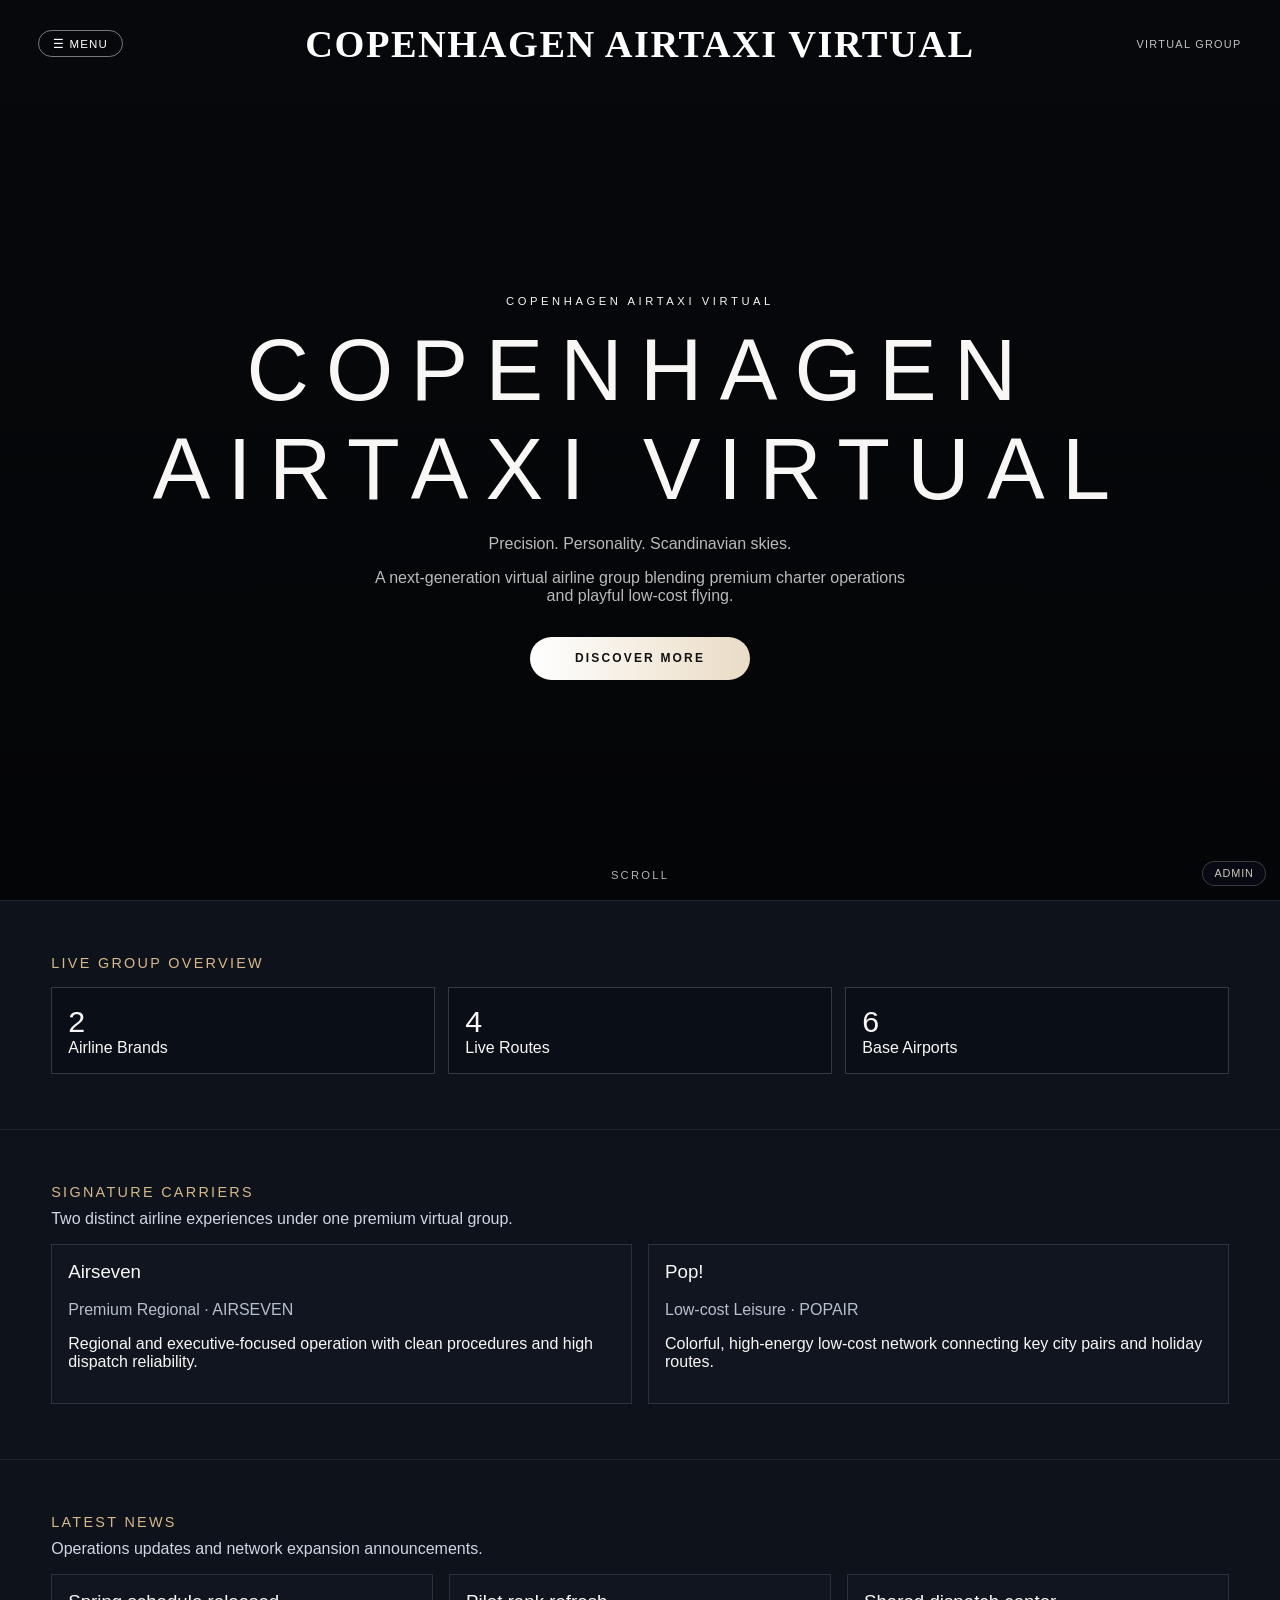
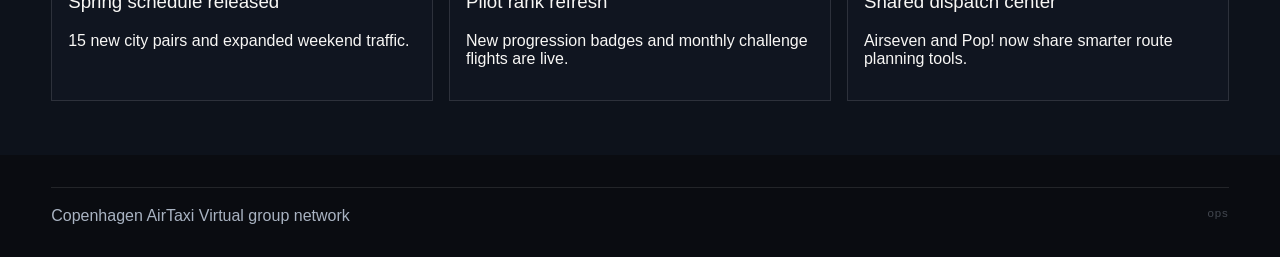
<file: index.html>
<!doctype html>
<html lang="en">
<head>
  <meta charset="UTF-8" />
  <meta name="viewport" content="width=device-width,initial-scale=1" />
  <title>Copenhagen AirTaxi Virtual</title>
  <link rel="stylesheet" href="styles.css" />
</head>
<body data-page="home">
  <header class="top-nav">
    <div class="nav-shell">
      <div class="nav-left">
        <button class="menu-btn" data-menu-toggle aria-expanded="false">☰ Menu</button>
      </div>
      <h1 class="brand" data-bind="siteName">vCAT</h1>
      <div class="nav-right"><span class="nav-meta">Virtual Group</span></div>
    </div>
  </header>

  <aside id="siteMenu" class="site-menu">
    <a href="index.html">Home</a>
    <a href="airlines.html">Airlines</a>
    <a href="fleet.html">Fleet</a>
    <a href="destinations.html">Destinations</a>
    <a href="routes.html">Routes</a>
    <a href="operations.html">Operations</a>
    <a href="community.html">Community</a>
    
  </aside>

  <section class="hero-home">
    <div class="hero-content">
      <div>
        <p class="eyebrow reveal">Copenhagen AirTaxi Virtual</p>
        <h2 class="hero-title reveal" id="heroTitle"></h2>
        <p class="hero-tag reveal" id="heroSlogan"></p>
        <p class="hero-tag reveal" id="heroIntro"></p>
        <a class="hero-cta reveal" href="airlines.html">Discover More</a>
      </div>
      <div class="scroll-hint">Scroll</div>
    </div>
  </section>

  <section class="lux-section">
    <div class="container">
      <p class="section-title">Live Group Overview</p>
      <div class="stats" id="quickStats"></div>
    </div>
  </section>

  <section class="lux-section">
    <div class="container">
      <p class="section-title">Signature Carriers</p>
      <p class="section-copy">Two distinct airline experiences under one premium virtual group.</p>
      <div class="grid" id="featuredAirlines"></div>
    </div>
  </section>

  <section class="lux-section">
    <div class="container">
      <p class="section-title">Latest News</p>
      <p class="section-copy">Operations updates and network expansion announcements.</p>
      <div class="grid" id="newsGrid"></div>
    </div>
  </section>

  <footer class="container footer">
    Copenhagen AirTaxi Virtual group network
    <a class="admin-discreet" href="admin.html" title="Operations Console">ops</a>
  </footer>
  <a class="admin-mini" href="admin.html" title="Admin">admin</a>

  <script src="app.js"></script>
  <script>window.vcat.renderByPage();</script>
</body>
</html>
</file>
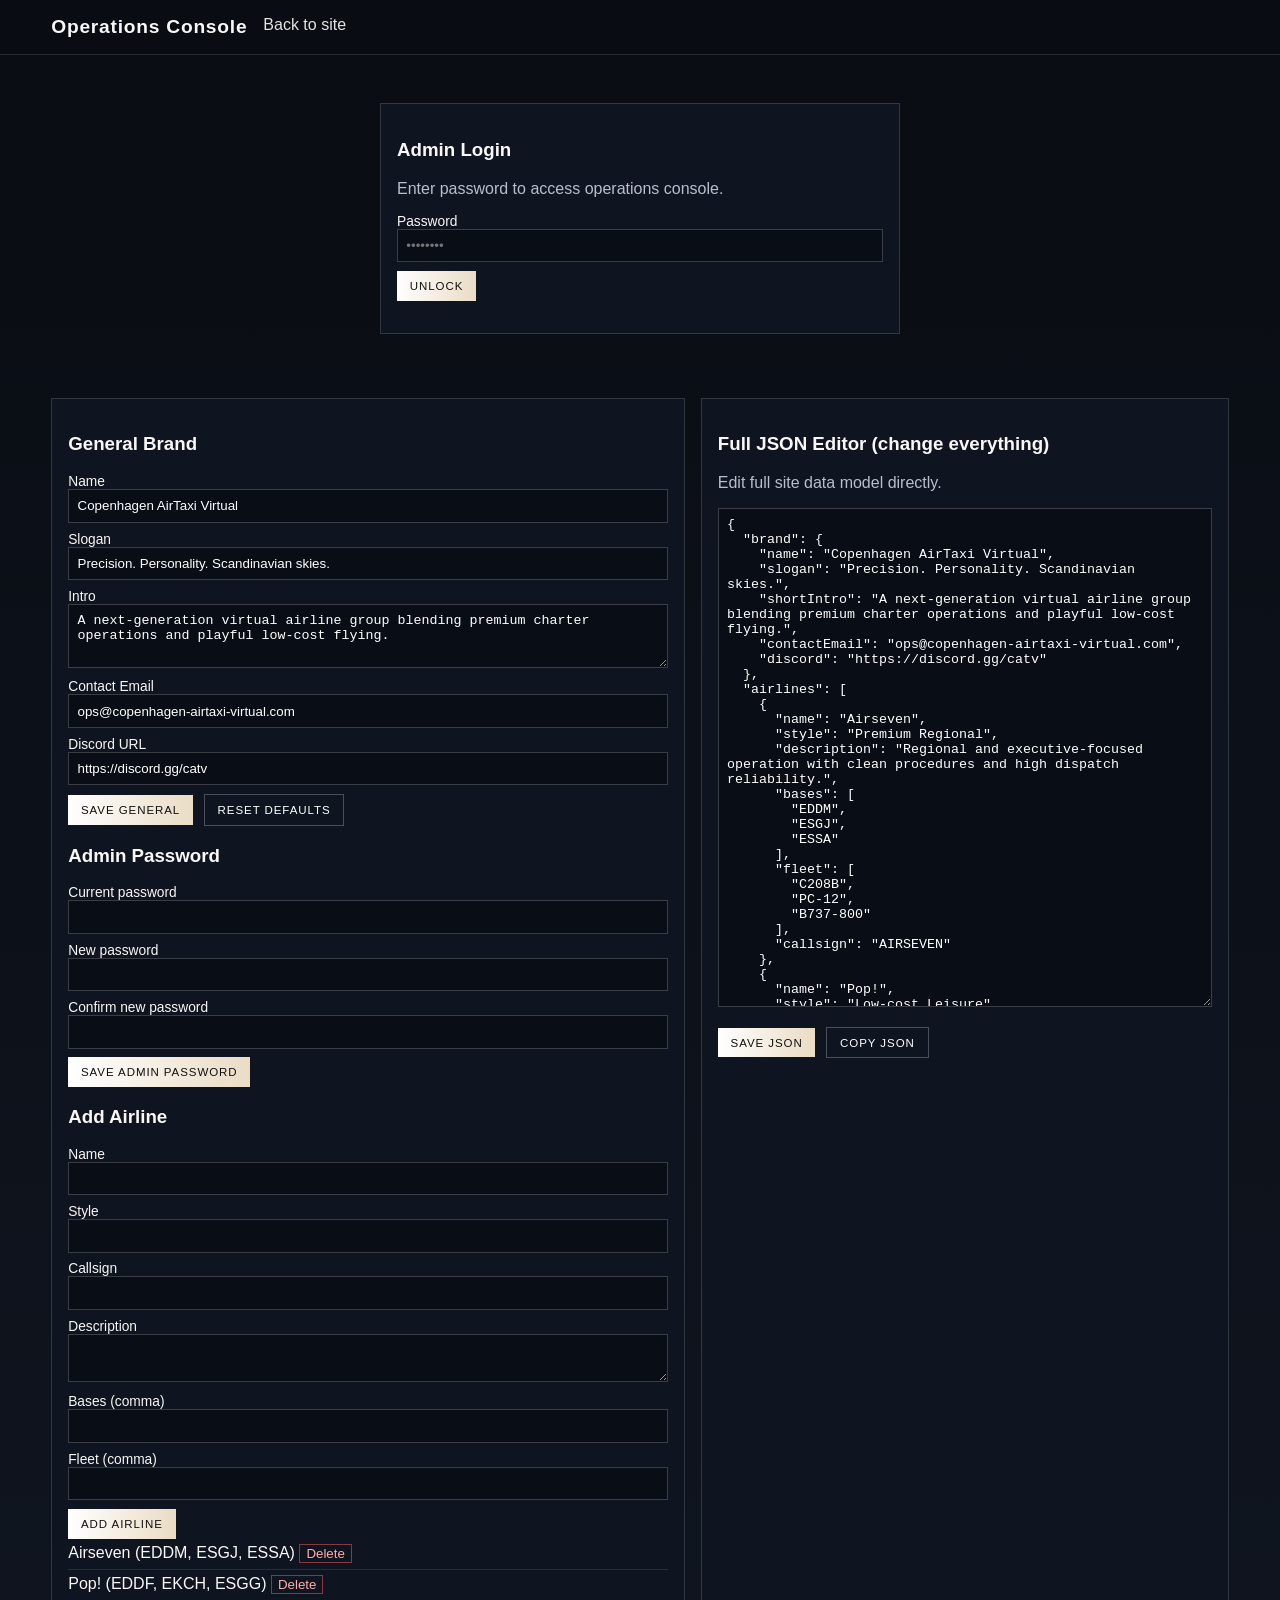
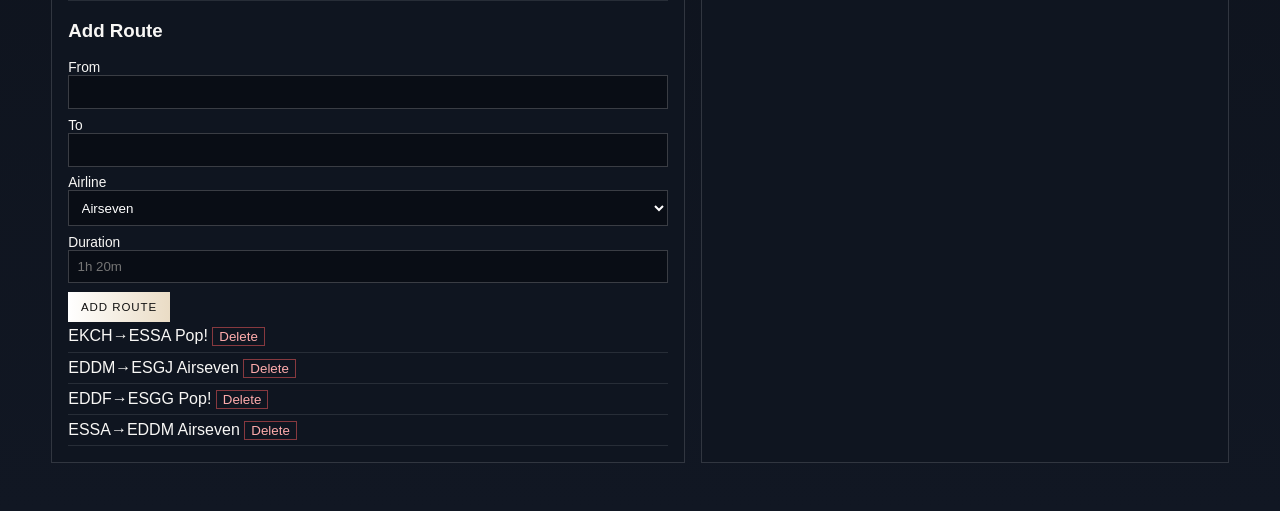
<file: admin.html>
<!doctype html>
<html lang="en">
<head>
  <meta charset="UTF-8" />
  <meta name="viewport" content="width=device-width,initial-scale=1" />
  <title>Operations Console | vCAT</title>
  <link rel="stylesheet" href="styles.css" />
</head>
<body class="page-shell">
  <header class="page-top">
    <div class="container page-top-wrap">
      <h2 class="brand">Operations Console</h2>
      <nav>
        <a class="nav-link" href="index.html">Back to site</a>
      </nav>
    </div>
  </header>

  <main class="container admin-gate" id="adminGate">
    <section class="panel gate-panel reveal show">
      <h3>Admin Login</h3>
      <p class="muted">Enter password to access operations console.</p>
      <label>Password<input id="adminPassword" type="password" placeholder="••••••••" /></label>
      <button class="btn" id="unlockAdmin">Unlock</button>
      <p id="gateStatus" class="muted"></p>
    </section>
  </main>

  <main class="container admin-wrap" id="adminRoot" hidden>
    <section class="panel">
      <h3>General Brand</h3>
      <label>Name<input id="siteNameInput" /></label>
      <label>Slogan<input id="sloganInput" /></label>
      <label>Intro<textarea id="introInput" rows="3"></textarea></label>
      <label>Contact Email<input id="emailInput" /></label>
      <label>Discord URL<input id="discordInput" /></label>
      <button class="btn" id="saveGeneral">Save general</button>
      <button class="btn alt" id="resetData">Reset defaults</button>


      <h3>Admin Password</h3>
      <label>Current password<input id="currentAdminPassword" type="password" /></label>
      <label>New password<input id="newAdminPassword" type="password" /></label>
      <label>Confirm new password<input id="confirmAdminPassword" type="password" /></label>
      <button class="btn" id="saveAdminPassword">Save admin password</button>

      <h3>Add Airline</h3>
      <label>Name<input id="airlineName" /></label>
      <label>Style<input id="airlineStyle" /></label>
      <label>Callsign<input id="airlineCallsign" /></label>
      <label>Description<textarea id="airlineDescription" rows="2"></textarea></label>
      <label>Bases (comma)<input id="airlineBases" /></label>
      <label>Fleet (comma)<input id="airlineFleet" /></label>
      <button class="btn" id="addAirline">Add airline</button>
      <ul class="list" id="airlineList"></ul>

      <h3>Add Route</h3>
      <label>From<input id="routeFrom" /></label>
      <label>To<input id="routeTo" /></label>
      <label>Airline<select id="routeAirline"></select></label>
      <label>Duration<input id="routeDuration" placeholder="1h 20m" /></label>
      <button class="btn" id="addRoute">Add route</button>
      <ul class="list" id="routeList"></ul>
    </section>

    <section class="panel">
      <h3>Full JSON Editor (change everything)</h3>
      <p class="muted">Edit full site data model directly.</p>
      <textarea id="rawJson" rows="32"></textarea>
      <p id="jsonStatus" class="muted"></p>
      <button class="btn" id="saveJson">Save JSON</button>
      <button class="btn alt" id="copyJson">Copy JSON</button>
    </section>
  </main>

  <script src="app.js"></script>
  <script>window.vcat.setupAdminPage();</script>
</body>
</html>
</file>
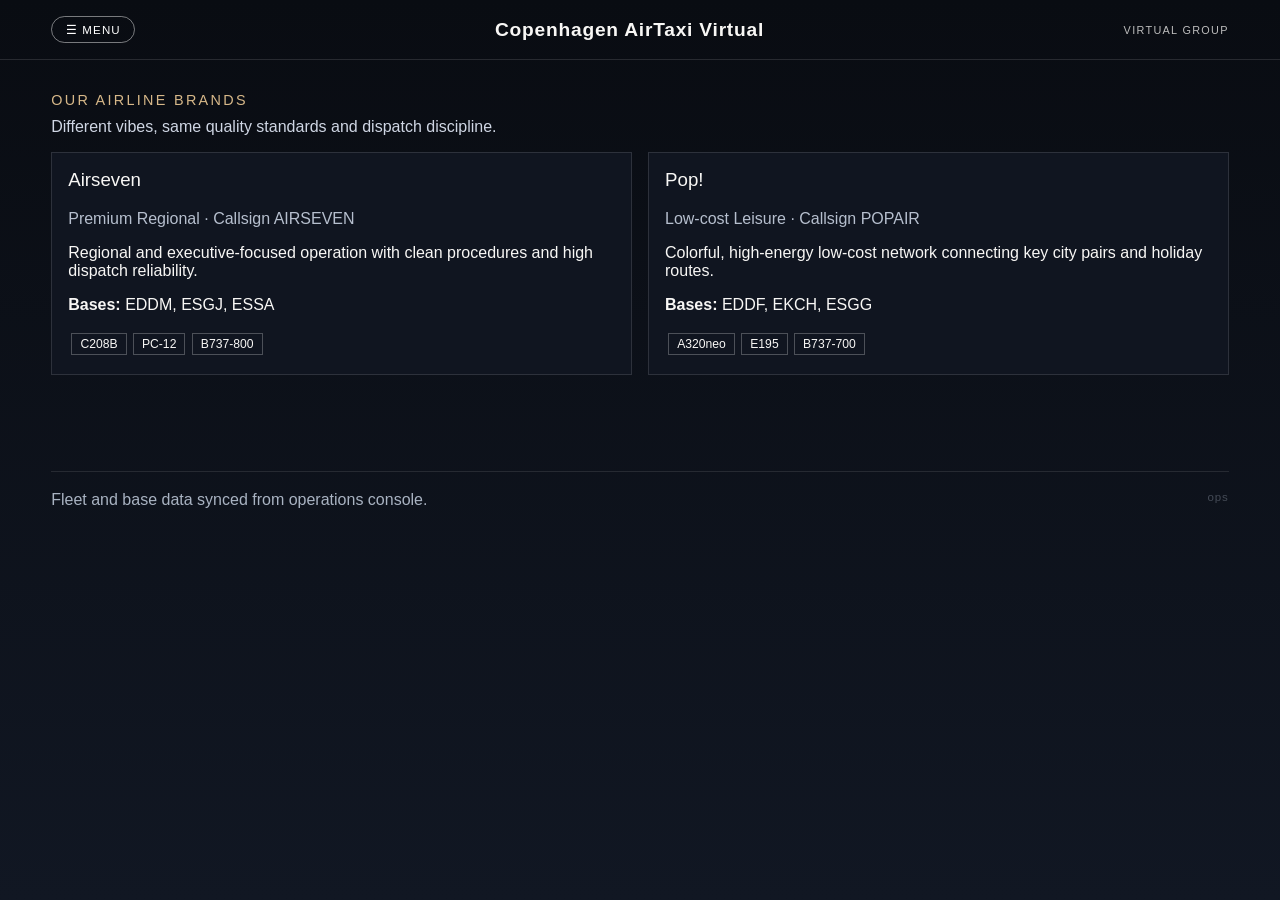
<file: airlines.html>
<!doctype html>
<html lang="en">
<head>
  <meta charset="UTF-8" />
  <meta name="viewport" content="width=device-width,initial-scale=1" />
  <title>Airlines | vCAT</title>
  <link rel="stylesheet" href="styles.css" />
</head>
<body data-page="airlines" class="page-shell">
  <header class="page-top">
    <div class="container page-top-wrap">
      <button class="menu-btn" data-menu-toggle aria-expanded="false">☰ Menu</button>
      <h2 class="brand" data-bind="siteName"></h2>
      <span class="nav-meta">Virtual Group</span>
    </div>
  </header>

  <aside id="siteMenu" class="site-menu">
    <a href="index.html">Home</a><a href="airlines.html">Airlines</a><a href="fleet.html">Fleet</a><a href="destinations.html">Destinations</a><a href="routes.html">Routes</a><a href="operations.html">Operations</a><a href="community.html">Community</a>
  </aside>

  <main class="container page-main">
    <p class="section-title reveal">Our Airline Brands</p>
    <p class="section-copy reveal">Different vibes, same quality standards and dispatch discipline.</p>
    <div class="grid" id="airlineCards"></div>
  </main>

  <footer class="container footer">Fleet and base data synced from operations console. <a class="admin-discreet" href="admin.html">ops</a></footer>
  <script src="app.js"></script>
  <script>window.vcat.renderByPage();</script>
</body>
</html>
</file>
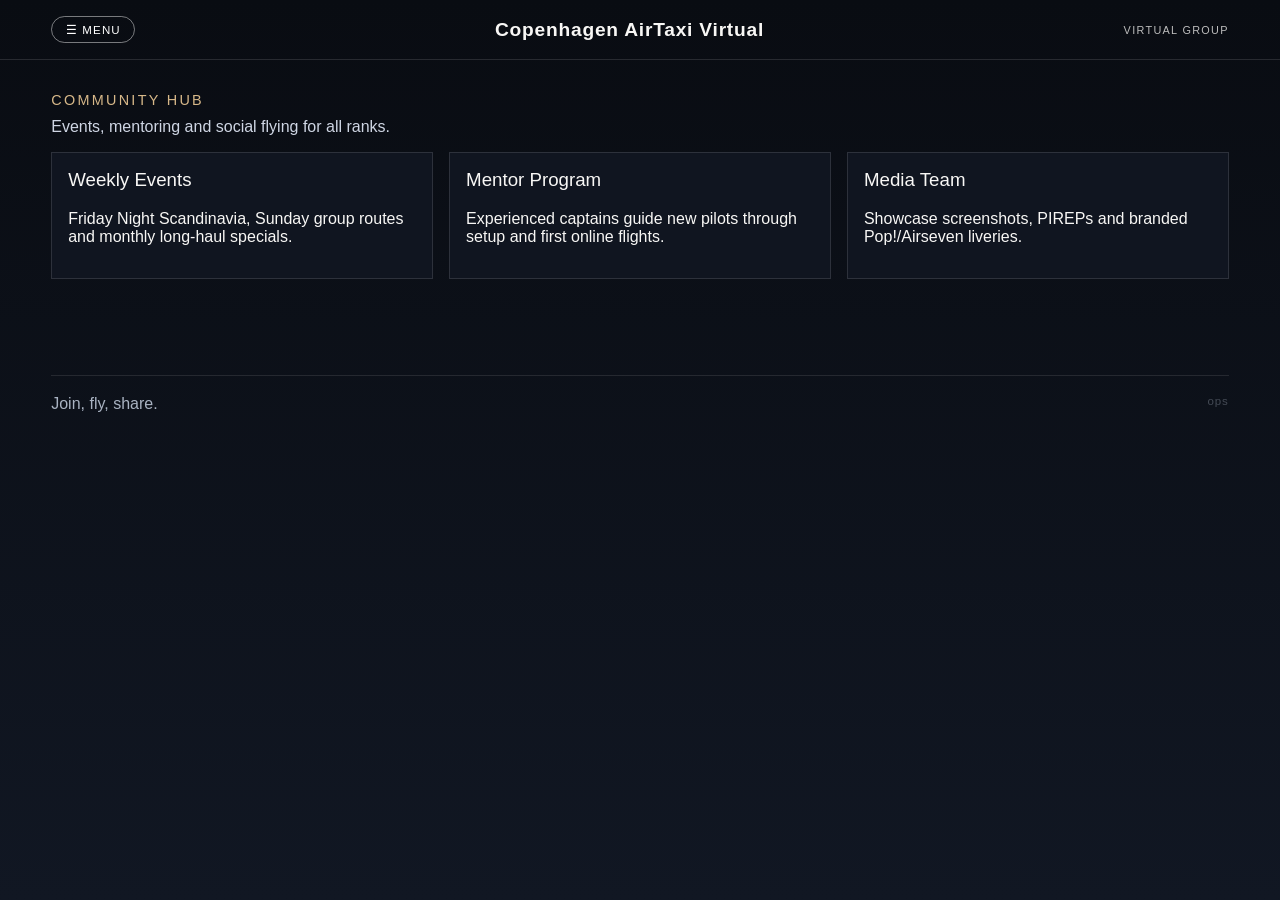
<file: community.html>
<!doctype html>
<html lang="en">
<head>
  <meta charset="UTF-8" />
  <meta name="viewport" content="width=device-width,initial-scale=1" />
  <title>Community | vCAT</title>
  <link rel="stylesheet" href="styles.css" />
</head>
<body class="page-shell">
  <header class="page-top"><div class="container page-top-wrap"><button class="menu-btn" data-menu-toggle aria-expanded="false">☰ Menu</button><h2 class="brand" data-bind="siteName"></h2><span class="nav-meta">Virtual Group</span></div></header>
  <aside id="siteMenu" class="site-menu"><a href="index.html">Home</a><a href="airlines.html">Airlines</a><a href="fleet.html">Fleet</a><a href="destinations.html">Destinations</a><a href="routes.html">Routes</a><a href="operations.html">Operations</a><a href="community.html">Community</a></aside>

  <main class="container page-main">
    <p class="section-title reveal">Community Hub</p>
    <p class="section-copy reveal">Events, mentoring and social flying for all ranks.</p>
    <div class="grid">
      <article class="card reveal"><h3>Weekly Events</h3><p>Friday Night Scandinavia, Sunday group routes and monthly long-haul specials.</p></article>
      <article class="card reveal"><h3>Mentor Program</h3><p>Experienced captains guide new pilots through setup and first online flights.</p></article>
      <article class="card reveal"><h3>Media Team</h3><p>Showcase screenshots, PIREPs and branded Pop!/Airseven liveries.</p></article>
    </div>
  </main>

  <footer class="container footer">Join, fly, share. <a class="admin-discreet" href="admin.html">ops</a></footer>
  <script src="app.js"></script><script>window.vcat.renderByPage();</script>
</body>
</html>
</file>
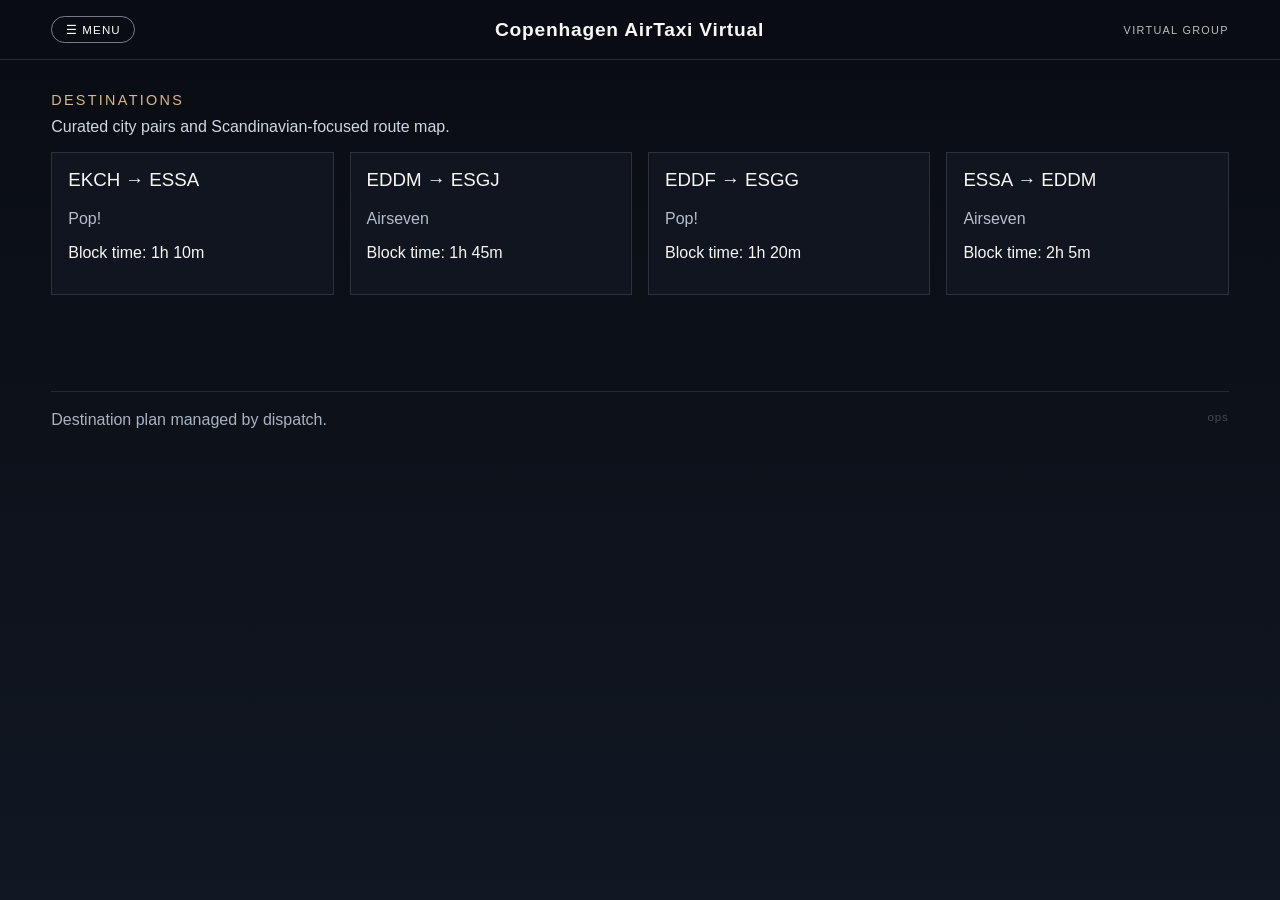
<file: destinations.html>
<!doctype html>
<html lang="en">
<head>
  <meta charset="UTF-8" />
  <meta name="viewport" content="width=device-width,initial-scale=1" />
  <title>Destinations | vCAT</title>
  <link rel="stylesheet" href="styles.css" />
</head>
<body data-page="destinations" class="page-shell">
  <header class="page-top"><div class="container page-top-wrap"><button class="menu-btn" data-menu-toggle aria-expanded="false">☰ Menu</button><h2 class="brand" data-bind="siteName"></h2><span class="nav-meta">Virtual Group</span></div></header>
  <aside id="siteMenu" class="site-menu"><a href="index.html">Home</a><a href="airlines.html">Airlines</a><a href="fleet.html">Fleet</a><a href="destinations.html">Destinations</a><a href="routes.html">Routes</a><a href="operations.html">Operations</a><a href="community.html">Community</a></aside>

  <main class="container page-main">
    <p class="section-title reveal">Destinations</p>
    <p class="section-copy reveal">Curated city pairs and Scandinavian-focused route map.</p>
    <div class="grid" id="destinationGrid"></div>
  </main>

  <footer class="container footer">Destination plan managed by dispatch. <a class="admin-discreet" href="admin.html">ops</a></footer>
  <script src="app.js"></script><script>window.vcat.renderByPage();</script>
</body>
</html>
</file>
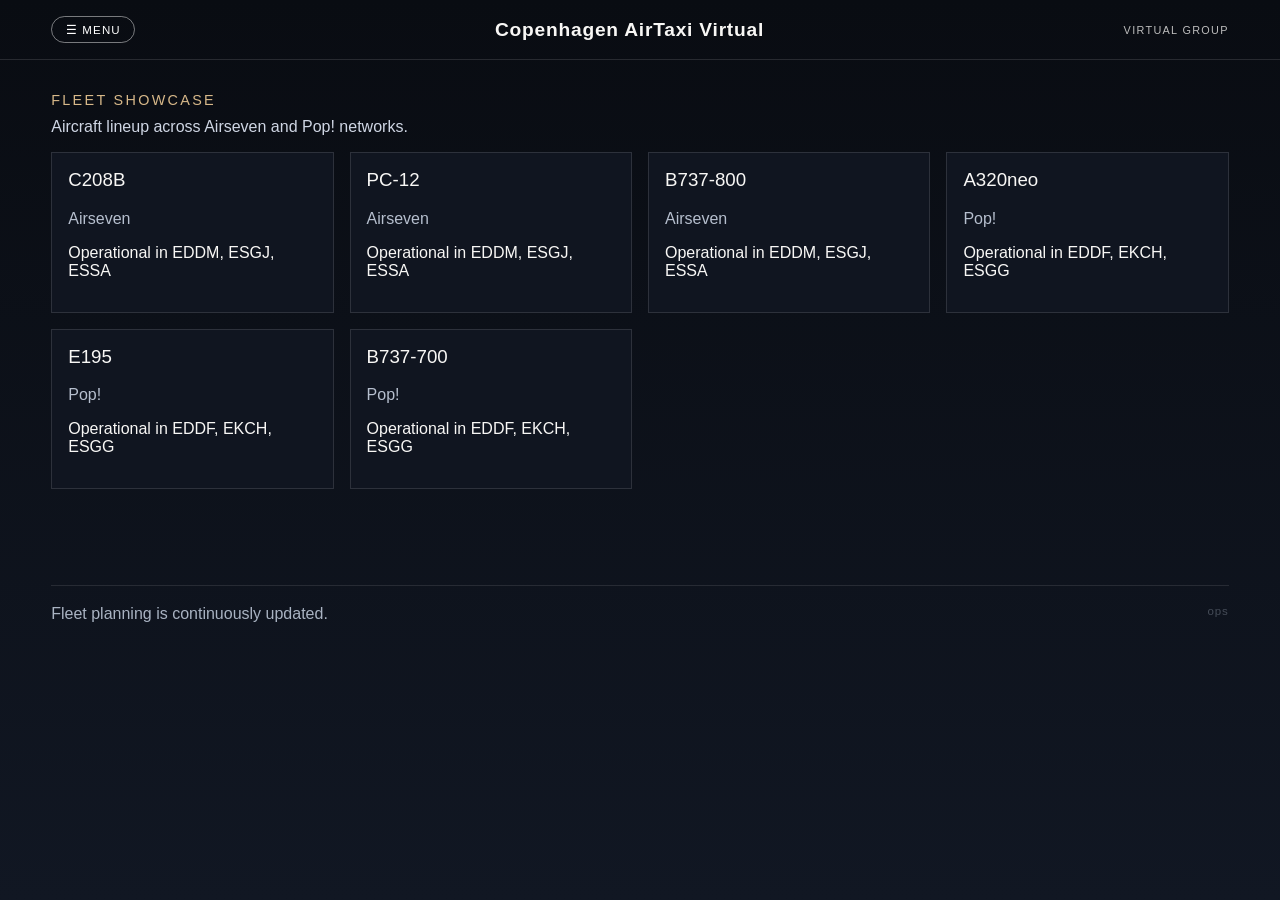
<file: fleet.html>
<!doctype html>
<html lang="en">
<head>
  <meta charset="UTF-8" />
  <meta name="viewport" content="width=device-width,initial-scale=1" />
  <title>Fleet | vCAT</title>
  <link rel="stylesheet" href="styles.css" />
</head>
<body data-page="fleet" class="page-shell">
  <header class="page-top"><div class="container page-top-wrap"><button class="menu-btn" data-menu-toggle aria-expanded="false">☰ Menu</button><h2 class="brand" data-bind="siteName"></h2><span class="nav-meta">Virtual Group</span></div></header>
  <aside id="siteMenu" class="site-menu"><a href="index.html">Home</a><a href="airlines.html">Airlines</a><a href="fleet.html">Fleet</a><a href="destinations.html">Destinations</a><a href="routes.html">Routes</a><a href="operations.html">Operations</a><a href="community.html">Community</a></aside>

  <main class="container page-main">
    <p class="section-title reveal">Fleet Showcase</p>
    <p class="section-copy reveal">Aircraft lineup across Airseven and Pop! networks.</p>
    <div class="grid" id="fleetGrid"></div>
  </main>

  <footer class="container footer">Fleet planning is continuously updated. <a class="admin-discreet" href="admin.html">ops</a></footer>
  <script src="app.js"></script><script>window.vcat.renderByPage();</script>
</body>
</html>
</file>
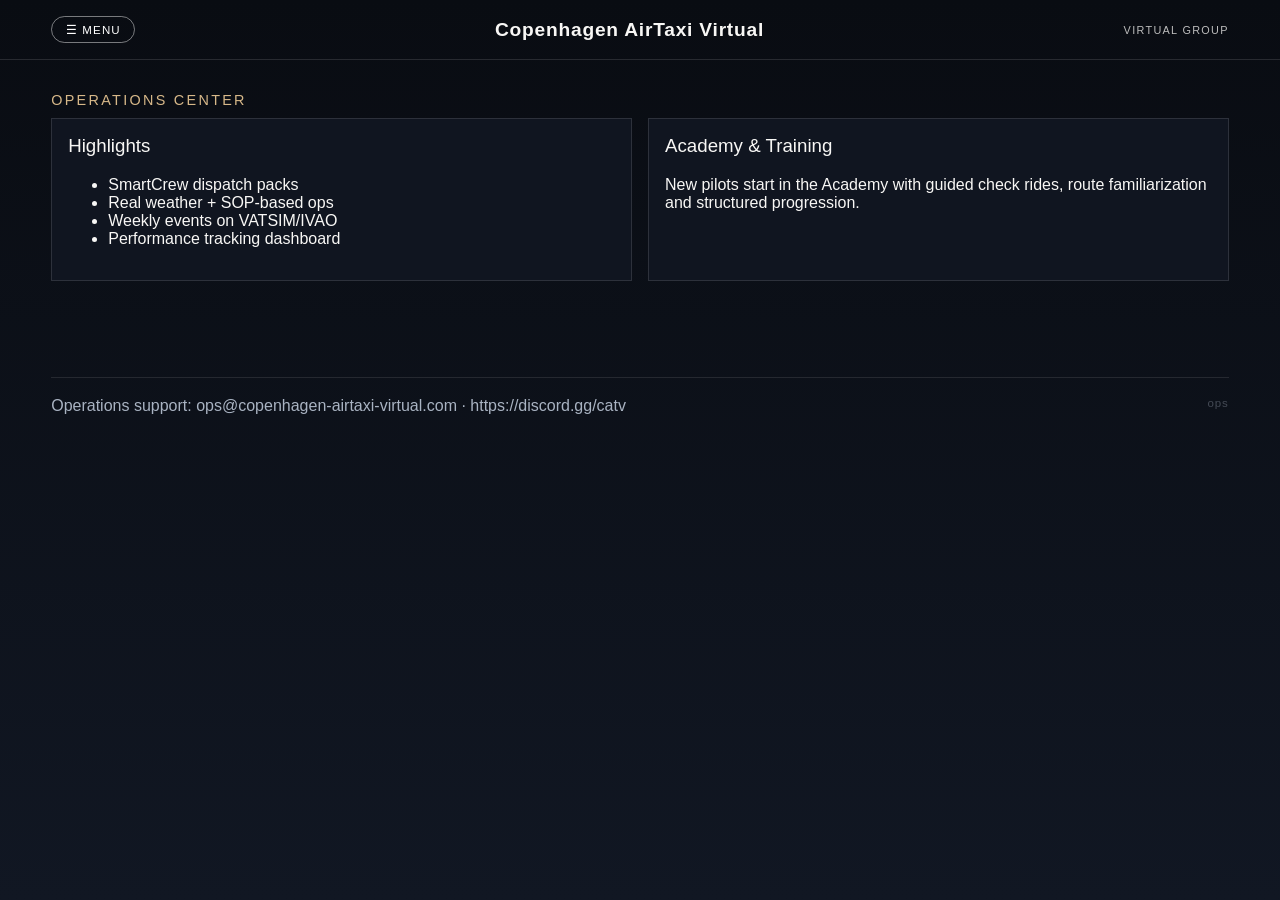
<file: operations.html>
<!doctype html>
<html lang="en">
<head>
  <meta charset="UTF-8" />
  <meta name="viewport" content="width=device-width,initial-scale=1" />
  <title>Operations | vCAT</title>
  <link rel="stylesheet" href="styles.css" />
</head>
<body data-page="operations" class="page-shell">
  <header class="page-top"><div class="container page-top-wrap"><button class="menu-btn" data-menu-toggle aria-expanded="false">☰ Menu</button><h2 class="brand" data-bind="siteName"></h2><span class="nav-meta">Virtual Group</span></div></header>
  <aside id="siteMenu" class="site-menu"><a href="index.html">Home</a><a href="airlines.html">Airlines</a><a href="fleet.html">Fleet</a><a href="destinations.html">Destinations</a><a href="routes.html">Routes</a><a href="operations.html">Operations</a><a href="community.html">Community</a></aside>

  <main class="container page-main">
    <p class="section-title reveal">Operations Center</p>
    <div class="grid">
      <article class="card reveal"><h3>Highlights</h3><ul id="opsHighlights"></ul></article>
      <article class="card reveal"><h3>Academy & Training</h3><p id="trainingText"></p></article>
    </div>
  </main>

  <footer class="container footer">Operations support: <span id="contactLine"></span> <a class="admin-discreet" href="admin.html">ops</a></footer>
  <script src="app.js"></script><script>window.vcat.renderByPage();</script>
</body>
</html>
</file>
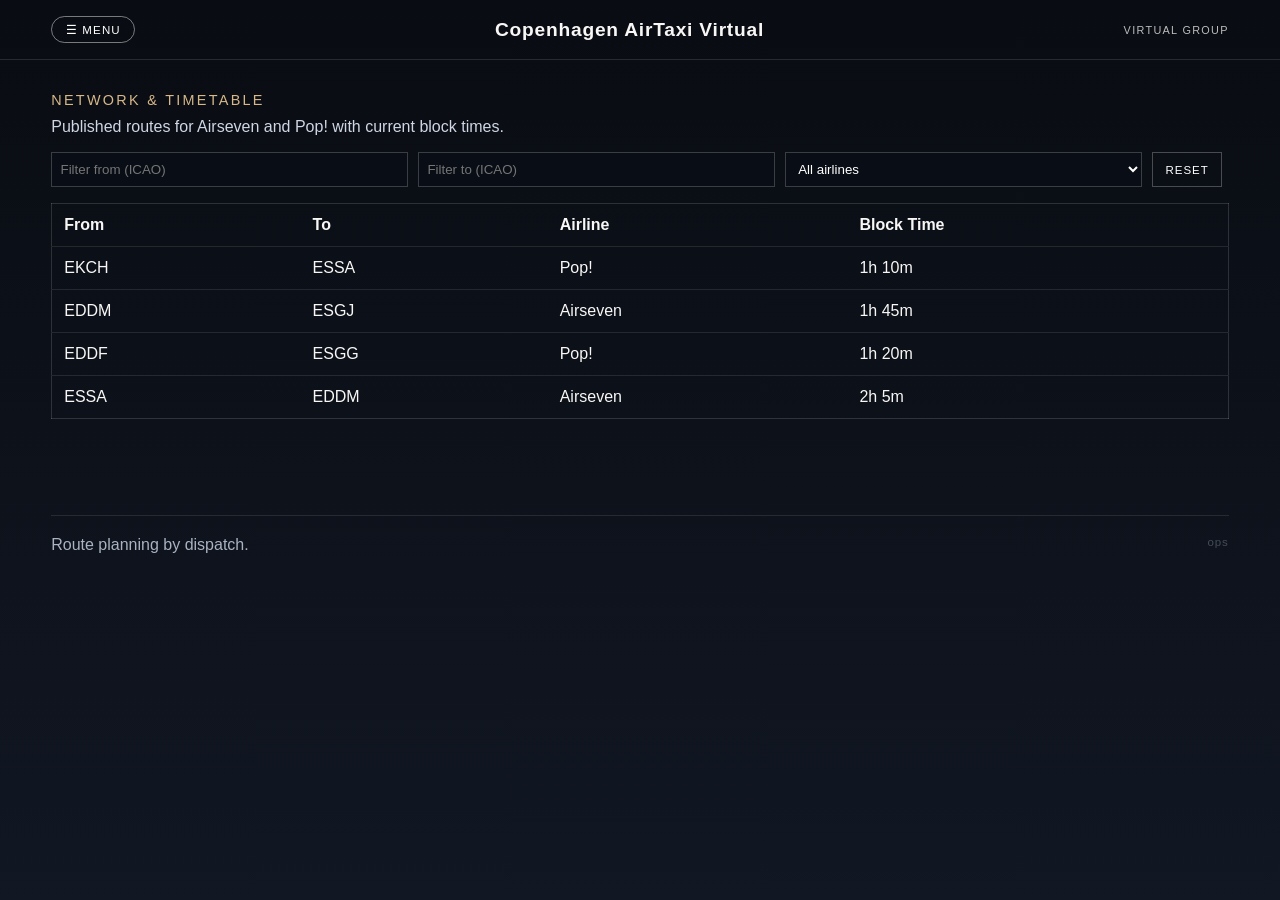
<file: routes.html>
<!doctype html>
<html lang="en">
<head>
  <meta charset="UTF-8" />
  <meta name="viewport" content="width=device-width,initial-scale=1" />
  <title>Routes | vCAT</title>
  <link rel="stylesheet" href="styles.css" />
</head>
<body data-page="routes" class="page-shell">
  <header class="page-top">
    <div class="container page-top-wrap">
      <button class="menu-btn" data-menu-toggle aria-expanded="false">☰ Menu</button>
      <h2 class="brand" data-bind="siteName"></h2>
      <span class="nav-meta">Virtual Group</span>
    </div>
  </header>
  <aside id="siteMenu" class="site-menu">
    <a href="index.html">Home</a><a href="airlines.html">Airlines</a><a href="fleet.html">Fleet</a><a href="destinations.html">Destinations</a><a href="routes.html">Routes</a><a href="operations.html">Operations</a><a href="community.html">Community</a>
  </aside>

  <main class="container page-main">
    <p class="section-title reveal">Network & Timetable</p>
    <p class="section-copy reveal">Published routes for Airseven and Pop! with current block times.</p>
    <div class="route-filters reveal">
      <input id="routeFilterFrom" placeholder="Filter from (ICAO)" />
      <input id="routeFilterTo" placeholder="Filter to (ICAO)" />
      <select id="routeFilterAirline"></select>
      <button id="routeFilterReset" class="btn alt">Reset</button>
    </div>
    <table class="table reveal">
      <thead><tr><th>From</th><th>To</th><th>Airline</th><th>Block Time</th></tr></thead>
      <tbody id="routeRows"></tbody>
    </table>
  </main>

  <footer class="container footer">Route planning by dispatch. <a class="admin-discreet" href="admin.html">ops</a></footer>
  <script src="app.js"></script>
  <script>window.vcat.renderByPage();</script>
</body>
</html>
</file>
<file: styles.css>
:root {
  --bg: #0a0c11;
  --ink: #f8f7f5;
  --muted: rgba(248, 247, 245, 0.75);
  --line: rgba(255, 255, 255, 0.18);
  --glass: rgba(9, 11, 18, 0.52);
  --panel: #11151f;
  --gold: #d7b889;
  --accent: #8cc5ff;
}

* { box-sizing: border-box; }
html, body { margin: 0; padding: 0; }
body {
  font-family: "Inter", "Segoe UI", Arial, sans-serif;
  background: var(--bg);
  color: var(--ink);
}

a { color: inherit; }
.container { width: min(1180px, 92vw); margin: 0 auto; }

/* LUXURY HERO */
.hero-home {
  min-height: 100svh;
  position: relative;
  background:
    linear-gradient(to bottom, rgba(0,0,0,0.35), rgba(0,0,0,0.58)),
    url("https://images.unsplash.com/photo-1493238792000-8113da705763?auto=format&fit=crop&w=2200&q=80") center/cover no-repeat;
  animation: heroBreath 18s ease-in-out infinite;
}
.top-nav {
  position: absolute;
  inset: 0 0 auto 0;
  z-index: 8;
}
.nav-shell {
  width: min(1320px, 94vw);
  margin: 0 auto;
  padding: 1.35rem 0;
  display: grid;
  grid-template-columns: 1fr auto 1fr;
  align-items: center;
  color: #fff;
  text-transform: uppercase;
  letter-spacing: 0.16em;
  font-size: 0.76rem;
}
.nav-left,
.nav-right { display: flex; gap: 0.9rem; align-items: center; }
.nav-right { justify-content: flex-end; }
.brand {
  margin: 0;
  font-family: "Times New Roman", serif;
  font-size: 2.4rem;
  letter-spacing: 0.04em;
  text-align: center;
}
.nav-link {
  text-decoration: none;
  opacity: 0.92;
  border-bottom: 1px solid transparent;
  padding-bottom: 0.2rem;
}
.nav-link:hover { border-bottom-color: rgba(255,255,255,0.9); }
.nav-meta { opacity: .75; letter-spacing: .12em; font-size: .68rem; text-transform: uppercase; }

.menu-btn {
  background: transparent;
  color: #fff;
  border: 1px solid rgba(255,255,255,0.45);
  border-radius: 999px;
  padding: 0.35rem 0.85rem;
  letter-spacing: 0.1em;
  text-transform: uppercase;
  font-size: 0.72rem;
  cursor: pointer;
  transition: transform .25s ease, background .25s ease;
}
.menu-btn:hover { background: rgba(255,255,255,0.12); transform: translateY(-1px); }

.site-menu {
  position: fixed;
  top: 0;
  left: 0;
  width: min(360px, 88vw);
  height: 100svh;
  z-index: 30;
  background: linear-gradient(180deg, rgba(6,10,18,.98), rgba(12,18,30,.98));
  border-right: 1px solid rgba(255,255,255,0.2);
  display: grid;
  align-content: start;
  gap: 0.2rem;
  padding: 5.2rem 1.1rem 1.2rem;
  transform: translateX(-105%);
  transition: transform .35s ease;
}
.site-menu a {
  text-decoration: none;
  text-transform: uppercase;
  letter-spacing: 0.1em;
  font-size: 0.8rem;
  border: 1px solid transparent;
  padding: 0.7rem;
}
.site-menu a:hover { border-color: rgba(255,255,255,0.35); }
body.menu-open .site-menu { transform: translateX(0); }
body.menu-open::before {
  content: "";
  position: fixed;
  inset: 0;
  background: rgba(0,0,0,0.35);
  z-index: 20;
}

.reveal {
  opacity: 0;
  transform: translateY(26px) scale(0.98);
  transition: opacity .85s cubic-bezier(.2,.65,.2,1), transform .85s cubic-bezier(.2,.65,.2,1);
}
.reveal.show {
  opacity: 1;
  transform: translateY(0) scale(1);
}


.hero-content {
  position: relative;
  min-height: 100svh;
  display: grid;
  place-items: center;
  text-align: center;
  padding: 8rem 1rem 4rem;
}
.eyebrow {
  text-transform: uppercase;
  letter-spacing: 0.32em;
  font-size: 0.7rem;
  opacity: 0.85;
}
.hero-title {
  margin: 0.85rem 0 0;
  font-weight: 300;
  text-transform: uppercase;
  letter-spacing: 0.2em;
  font-size: clamp(2.3rem, 8vw, 5.4rem);
}
.hero-tag {
  max-width: 62ch;
  margin: 1rem auto;
  color: var(--muted);
}
.hero-cta {
  display: inline-block;
  text-decoration: none;
  margin-top: 1rem;
  background: linear-gradient(90deg, #ffffff, #eadcc5);
  color: #111;
  border-radius: 999px;
  padding: 0.9rem 2.8rem;
  letter-spacing: 0.18em;
  text-transform: uppercase;
  font-size: 0.75rem;
  font-weight: 600;
}
.hero-cta:hover { transform: translateY(-1px); }

/* content sections */
.lux-section {
  background: #0d121b;
  border-top: 1px solid rgba(255,255,255,0.08);
  padding: 3.4rem 0;
}
.section-title {
  text-transform: uppercase;
  letter-spacing: 0.16em;
  font-weight: 500;
  font-size: 0.9rem;
  color: var(--gold);
  margin: 0 0 0.6rem;
}
.section-copy { color: #cfd6e4; margin-top: 0; }
.stats {
  display: grid;
  grid-template-columns: repeat(auto-fit, minmax(190px, 1fr));
  gap: 0.85rem;
  margin-top: 1rem;
}
.stats article {
  border: 1px solid var(--line);
  background: var(--glass);
  padding: 1rem;
}
.stats strong {
  display: block;
  font-size: 1.9rem;
  font-weight: 400;
}
.grid {
  display: grid;
  grid-template-columns: repeat(auto-fit, minmax(250px, 1fr));
  gap: 1rem;
}
.card {
  border: 1px solid rgba(255,255,255,0.12);
  background: #101520;
  padding: 1rem;
  transition: transform .35s ease, box-shadow .35s ease, border-color .35s ease;
  position: relative;
  overflow: hidden;
}
.card::after {
  content: "";
  position: absolute;
  inset: 0;
  background: linear-gradient(110deg, transparent 20%, rgba(255,255,255,.12) 50%, transparent 80%);
  transform: translateX(-120%);
}
.card:hover {
  transform: translateY(-5px);
  border-color: rgba(219,194,154,.5);
  box-shadow: 0 20px 45px rgba(0,0,0,.35);
}
.card:hover::after {
  animation: shimmer .9s ease;
}
.card h3 { margin-top: 0; font-weight: 500; }
.chip {
  display: inline-block;
  padding: 0.2rem 0.5rem;
  border: 1px solid rgba(255,255,255,0.25);
  margin: 0.2rem;
  font-size: 0.76rem;
}
.muted { color: #b6bfce; }
.table {
  width: 100%;
  border-collapse: collapse;
  border: 1px solid rgba(255,255,255,0.14);
}
.table th, .table td {
  border-bottom: 1px solid rgba(255,255,255,0.1);
  padding: 0.75rem;
  text-align: left;
}
.table tr:last-child td { border-bottom: 0; }

.page-shell { min-height: 100svh; background: linear-gradient(180deg, #090c12 0%, #111723 100%); }
.page-top {
  border-bottom: 1px solid rgba(255,255,255,0.12);
  padding: 1rem 0;
}
.page-top .brand { font-size: 1.2rem; text-align: center; font-family: inherit; }
.page-top nav { display: flex; gap: 0.9rem; flex-wrap: wrap; }
.page-top-wrap { display:grid; grid-template-columns: auto 1fr auto; align-items:center; gap:1rem; }
.page-main { padding: 2rem 0 4rem; }

.footer {
  margin-top: 2rem;
  padding: 1.2rem 0 2rem;
  color: #a9b3c2;
  border-top: 1px solid rgba(255,255,255,0.1);
}
.admin-discreet {
  float: right;
  opacity: 0.35;
  font-size: 0.72rem;
  text-decoration: none;
  letter-spacing: 0.08em;
}
.admin-discreet:hover { opacity: 0.9; }

/* admin */
.admin-gate { padding: 3rem 0 2rem; }
.gate-panel { max-width: 520px; margin: 0 auto; }

.admin-wrap {
  display: grid;
  grid-template-columns: 1.2fr 1fr;
  gap: 1rem;
  padding: 2rem 0 3rem;
}
.panel {
  background: #0f1520;
  border: 1px solid rgba(255,255,255,0.14);
  padding: 1rem;
}
label { display: block; margin-bottom: 0.55rem; font-size: 0.86rem; }
input, textarea, select {
  width: 100%;
  background: #090d15;
  border: 1px solid rgba(255,255,255,0.2);
  color: #fff;
  padding: 0.52rem;
}
.btn {
  border: 0;
  background: linear-gradient(90deg, #ffffff, #eadcc5);
  color: #111;
  padding: 0.55rem 0.8rem;
  cursor: pointer;
  margin-right: 0.4rem;
  text-transform: uppercase;
  letter-spacing: 0.08em;
  font-size: 0.72rem;
}
.btn.alt { background: transparent; color: #fff; border: 1px solid rgba(255,255,255,0.25); }
.ghost { background: transparent; border: 1px solid rgba(255,95,95,0.5); color: #ffacac; }
.list { list-style: none; margin: 0; padding: 0; }
.list li { padding: 0.35rem 0; border-bottom: 1px solid rgba(255,255,255,0.1); }


.route-filters {
  display: grid;
  grid-template-columns: 1fr 1fr 1fr auto;
  gap: 0.6rem;
  margin: 0.8rem 0 1rem;
}

.scroll-hint {
  position: absolute;
  left: 50%;
  bottom: 1.2rem;
  transform: translateX(-50%);
  font-size: 0.7rem;
  letter-spacing: 0.2em;
  text-transform: uppercase;
  opacity: 0.72;
}

@media (max-width: 900px) {
  .nav-shell { grid-template-columns: 1fr; gap: 0.6rem; text-align: center; }
  .nav-left, .nav-right { justify-content: center; }
  .page-top-wrap { grid-template-columns: 1fr; }
  .admin-wrap { grid-template-columns: 1fr; }
  .route-filters { grid-template-columns: 1fr; }
}


@keyframes heroBreath {
  0% { background-position: center center; }
  50% { background-position: center 46%; }
  100% { background-position: center center; }
}

@keyframes shimmer {
  0% { transform: translateX(-120%); }
  100% { transform: translateX(130%); }
}


.admin-mini {
  position: fixed;
  right: 14px;
  bottom: 14px;
  z-index: 35;
  text-decoration: none;
  background: rgba(10,14,24,.82);
  color: #f2eadb;
  border: 1px solid rgba(255,255,255,.24);
  border-radius: 999px;
  padding: .35rem .7rem;
  font-size: .68rem;
  letter-spacing: .08em;
  text-transform: uppercase;
  opacity: .85;
  transition: transform .2s ease, opacity .2s ease, border-color .2s ease;
}
.admin-mini:hover {
  opacity: 1;
  transform: translateY(-2px);
  border-color: rgba(215,184,137,.75);
}
</file>
